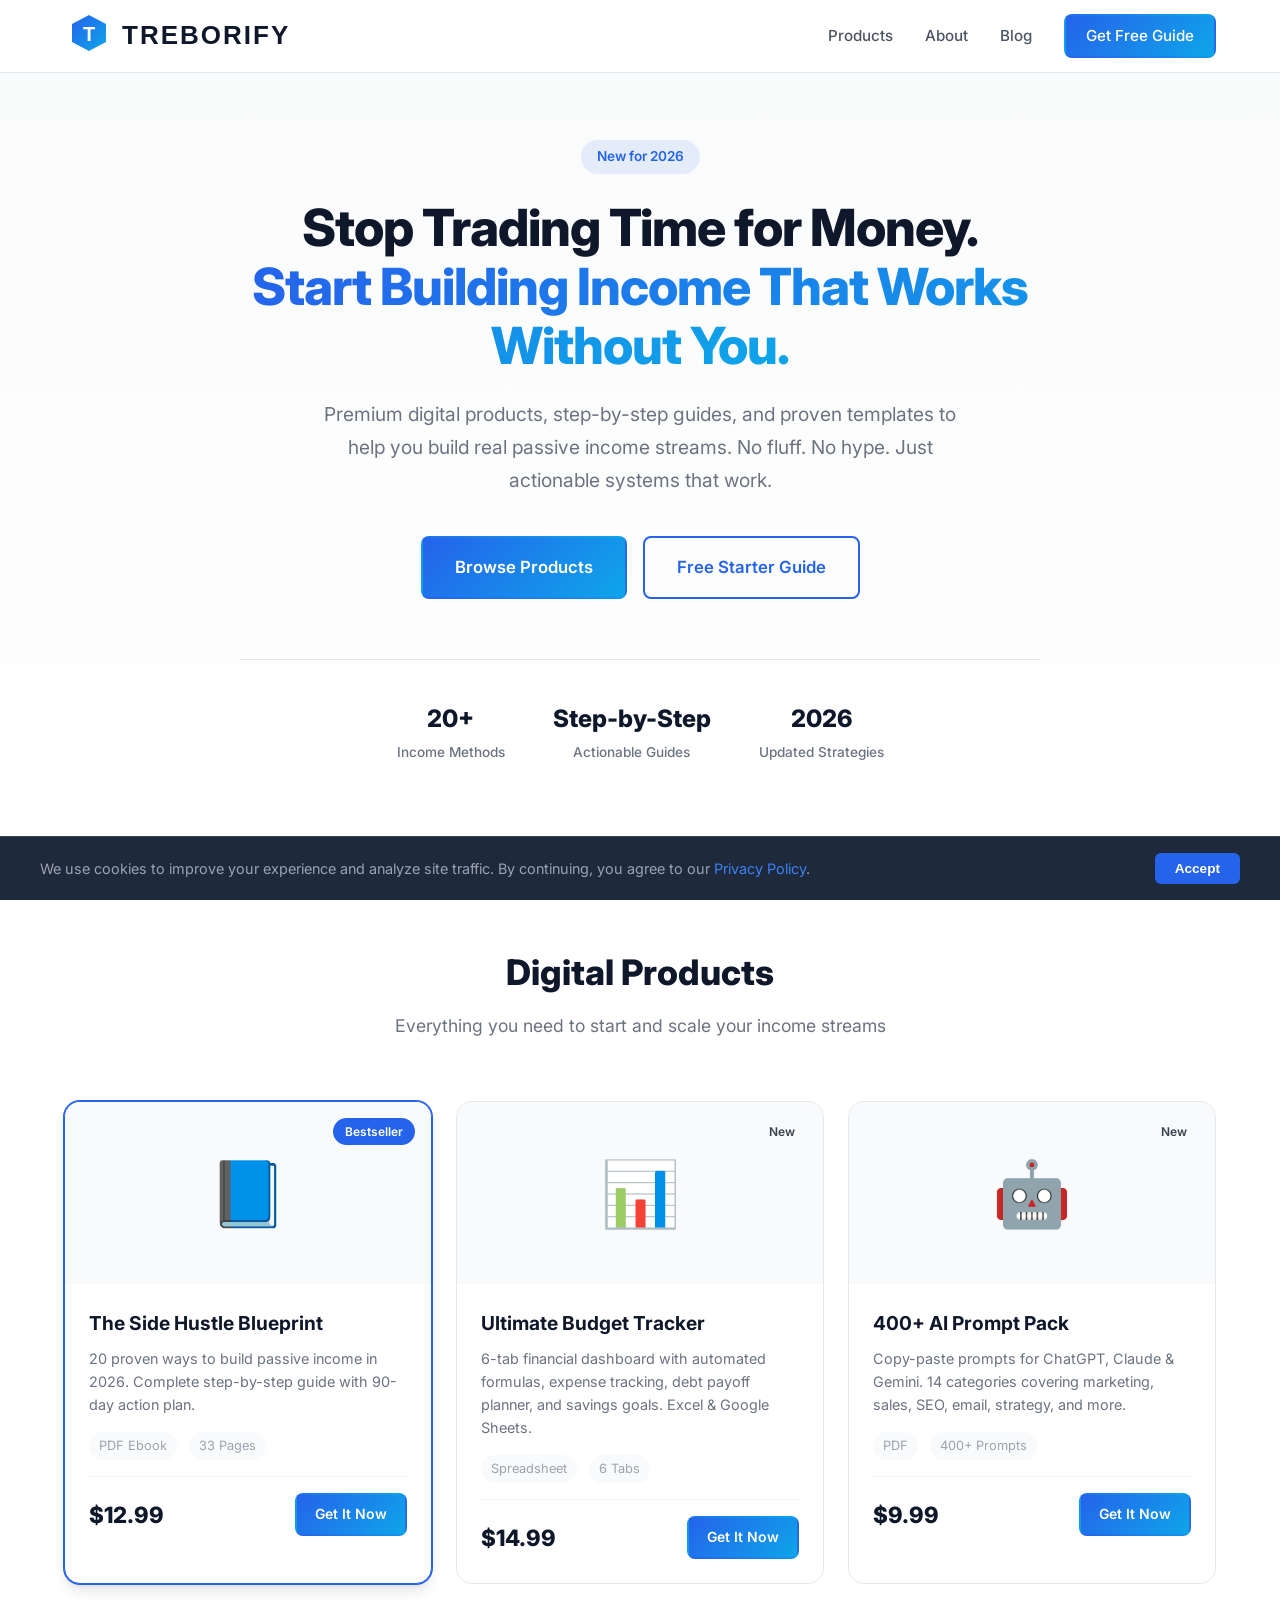
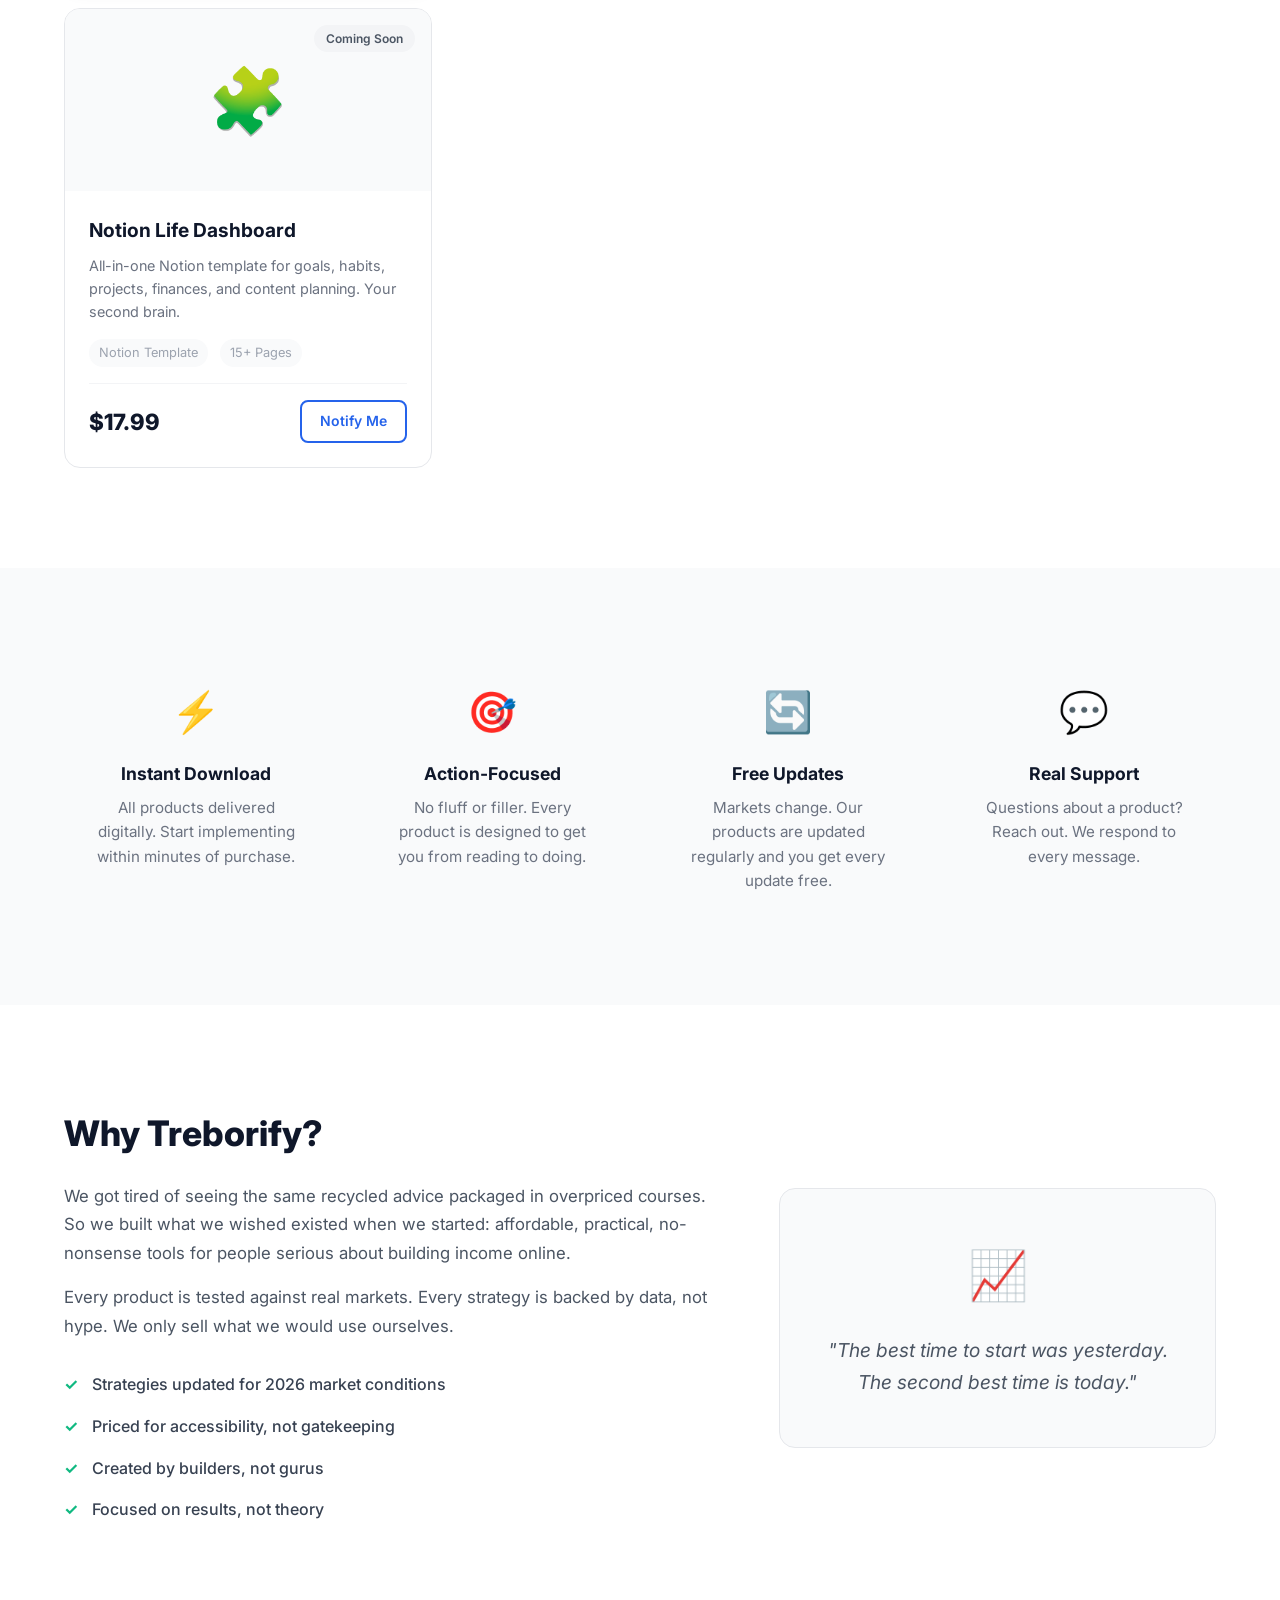
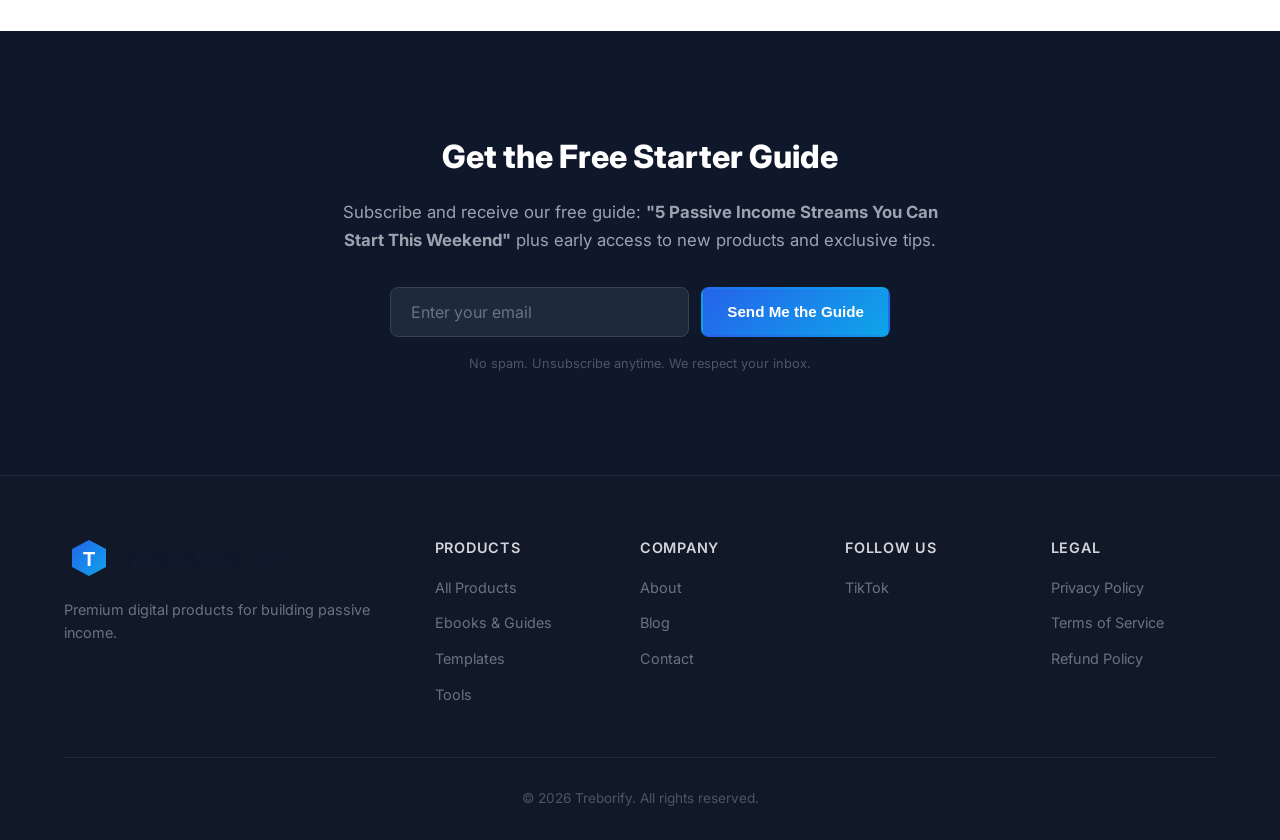
<file: index.html>
<!DOCTYPE html>
<html lang="en">
<head>
    <meta charset="UTF-8">
    <meta name="viewport" content="width=device-width, initial-scale=1.0">
    <title>Treborify - Digital Products, Guides & Tools for Building Passive Income</title>
    <meta name="description" content="Treborify offers premium digital products, ebooks, templates, and tools to help you build passive income streams and achieve financial freedom.">
    <meta name="keywords" content="passive income, side hustle, digital products, ebooks, templates, make money online, financial freedom">
    <meta property="og:title" content="Treborify - Build Your Passive Income">
    <meta property="og:description" content="Premium digital products, guides, and tools for building real passive income streams.">
    <meta property="og:type" content="website">
    <meta property="og:url" content="https://www.treborify.com">
    <link rel="canonical" href="https://www.treborify.com">
    <link rel="icon" type="image/svg+xml" href="/favicon.svg">
    <!-- Google Analytics -->
    <script async src="https://www.googletagmanager.com/gtag/js?id=G-BG53JEY1VQ"></script>
    <script>
        window.dataLayer = window.dataLayer || [];
        function gtag(){dataLayer.push(arguments);}
        gtag('js', new Date());
        gtag('config', 'G-BG53JEY1VQ');
    </script>
    <link rel="preconnect" href="https://fonts.googleapis.com">
    <link rel="preconnect" href="https://fonts.gstatic.com" crossorigin>
    <link href="https://fonts.googleapis.com/css2?family=Inter:wght@300;400;500;600;700;800&display=swap" rel="stylesheet">
    <link rel="stylesheet" href="css/style.css">
</head>
<body>
    <!-- Navigation -->
    <nav class="navbar" id="navbar">
        <div class="container nav-container">
            <a href="/" class="logo">
                <img src="/images/logo.svg" alt="Treborify" height="44">
            </a>
            <button class="nav-toggle" id="navToggle" aria-label="Toggle navigation">
                <span></span>
                <span></span>
                <span></span>
            </button>
            <ul class="nav-links" id="navLinks">
                <li><a href="#products">Products</a></li>
                <li><a href="#about">About</a></li>
                <li><a href="/blog/">Blog</a></li>
                <li><a href="#newsletter" class="btn btn-nav">Get Free Guide</a></li>
            </ul>
        </div>
    </nav>

    <!-- Hero Section -->
    <section class="hero">
        <div class="container">
            <div class="hero-content">
                <div class="hero-badge">New for 2026</div>
                <h1>Stop Trading Time for Money.<br><span class="gradient-text">Start Building Income That Works Without You.</span></h1>
                <p class="hero-subtitle">Premium digital products, step-by-step guides, and proven templates to help you build real passive income streams. No fluff. No hype. Just actionable systems that work.</p>
                <div class="hero-cta">
                    <a href="#products" class="btn btn-primary btn-lg">Browse Products</a>
                    <a href="#newsletter" class="btn btn-outline btn-lg">Free Starter Guide</a>
                </div>
                <div class="hero-stats">
                    <div class="stat">
                        <span class="stat-number">20+</span>
                        <span class="stat-label">Income Methods</span>
                    </div>
                    <div class="stat">
                        <span class="stat-number">Step-by-Step</span>
                        <span class="stat-label">Actionable Guides</span>
                    </div>
                    <div class="stat">
                        <span class="stat-number">2026</span>
                        <span class="stat-label">Updated Strategies</span>
                    </div>
                </div>
            </div>
        </div>
    </section>

    <!-- Products Section -->
    <section class="products" id="products">
        <div class="container">
            <div class="section-header">
                <h2>Digital Products</h2>
                <p>Everything you need to start and scale your income streams</p>
            </div>
            <div class="product-grid">
                <!-- Product 1: Side Hustle Blueprint -->
                <div class="product-card featured">
                    <div class="product-badge">Bestseller</div>
                    <div class="product-image">
                        <div class="product-icon">📘</div>
                    </div>
                    <div class="product-info">
                        <h3>The Side Hustle Blueprint</h3>
                        <p>20 proven ways to build passive income in 2026. Complete step-by-step guide with 90-day action plan.</p>
                        <div class="product-meta">
                            <span class="product-format">PDF Ebook</span>
                            <span class="product-pages">33 Pages</span>
                        </div>
                        <div class="product-pricing">
                            <span class="price">$12.99</span>
                            <a href="https://treborify.gumroad.com/l/itzbxs" target="_blank" rel="noopener" class="btn btn-primary btn-sm">Get It Now</a>
                        </div>
                    </div>
                </div>

                <!-- Product 2: Budget Tracker -->
                <div class="product-card">
                    <div class="product-badge">New</div>
                    <div class="product-image">
                        <div class="product-icon">📊</div>
                    </div>
                    <div class="product-info">
                        <h3>Ultimate Budget Tracker</h3>
                        <p>6-tab financial dashboard with automated formulas, expense tracking, debt payoff planner, and savings goals. Excel & Google Sheets.</p>
                        <div class="product-meta">
                            <span class="product-format">Spreadsheet</span>
                            <span class="product-pages">6 Tabs</span>
                        </div>
                        <div class="product-pricing">
                            <span class="price">$14.99</span>
                            <a href="https://treborify.gumroad.com/l/yrizbu" target="_blank" rel="noopener" class="btn btn-primary btn-sm">Get It Now</a>
                        </div>
                    </div>
                </div>

                <!-- Product 3: AI Prompt Pack -->
                <div class="product-card">
                    <div class="product-badge">New</div>
                    <div class="product-image">
                        <div class="product-icon">🤖</div>
                    </div>
                    <div class="product-info">
                        <h3>400+ AI Prompt Pack</h3>
                        <p>Copy-paste prompts for ChatGPT, Claude & Gemini. 14 categories covering marketing, sales, SEO, email, strategy, and more.</p>
                        <div class="product-meta">
                            <span class="product-format">PDF</span>
                            <span class="product-pages">400+ Prompts</span>
                        </div>
                        <div class="product-pricing">
                            <span class="price">$9.99</span>
                            <a href="https://treborify.gumroad.com/l/gixeb" target="_blank" rel="noopener" class="btn btn-primary btn-sm">Get It Now</a>
                        </div>
                    </div>
                </div>

                <!-- Product 4: Placeholder -->
                <div class="product-card coming-soon">
                    <div class="product-badge">Coming Soon</div>
                    <div class="product-image">
                        <div class="product-icon">🧩</div>
                    </div>
                    <div class="product-info">
                        <h3>Notion Life Dashboard</h3>
                        <p>All-in-one Notion template for goals, habits, projects, finances, and content planning. Your second brain.</p>
                        <div class="product-meta">
                            <span class="product-format">Notion Template</span>
                            <span class="product-pages">15+ Pages</span>
                        </div>
                        <div class="product-pricing">
                            <span class="price">$17.99</span>
                            <a href="#newsletter" class="btn btn-outline btn-sm">Notify Me</a>
                        </div>
                    </div>
                </div>
            </div>
        </div>
    </section>

    <!-- Value Props -->
    <section class="value-props">
        <div class="container">
            <div class="props-grid">
                <div class="prop">
                    <div class="prop-icon">⚡</div>
                    <h3>Instant Download</h3>
                    <p>All products delivered digitally. Start implementing within minutes of purchase.</p>
                </div>
                <div class="prop">
                    <div class="prop-icon">🎯</div>
                    <h3>Action-Focused</h3>
                    <p>No fluff or filler. Every product is designed to get you from reading to doing.</p>
                </div>
                <div class="prop">
                    <div class="prop-icon">🔄</div>
                    <h3>Free Updates</h3>
                    <p>Markets change. Our products are updated regularly and you get every update free.</p>
                </div>
                <div class="prop">
                    <div class="prop-icon">💬</div>
                    <h3>Real Support</h3>
                    <p>Questions about a product? Reach out. We respond to every message.</p>
                </div>
            </div>
        </div>
    </section>

    <!-- About Section -->
    <section class="about" id="about">
        <div class="container">
            <div class="about-content">
                <div class="about-text">
                    <h2>Why Treborify?</h2>
                    <p>We got tired of seeing the same recycled advice packaged in overpriced courses. So we built what we wished existed when we started: affordable, practical, no-nonsense tools for people serious about building income online.</p>
                    <p>Every product is tested against real markets. Every strategy is backed by data, not hype. We only sell what we would use ourselves.</p>
                    <ul class="about-list">
                        <li>Strategies updated for 2026 market conditions</li>
                        <li>Priced for accessibility, not gatekeeping</li>
                        <li>Created by builders, not gurus</li>
                        <li>Focused on results, not theory</li>
                    </ul>
                </div>
                <div class="about-visual">
                    <div class="about-card">
                        <div class="about-card-icon">📈</div>
                        <p>"The best time to start was yesterday. The second best time is today."</p>
                    </div>
                </div>
            </div>
        </div>
    </section>

    <!-- Newsletter Section -->
    <section class="newsletter" id="newsletter">
        <div class="container">
            <div class="newsletter-content">
                <h2>Get the Free Starter Guide</h2>
                <p>Subscribe and receive our free guide: <strong>"5 Passive Income Streams You Can Start This Weekend"</strong> plus early access to new products and exclusive tips.</p>
                <form class="newsletter-form" id="newsletterForm">
                    <input type="email" placeholder="Enter your email" required aria-label="Email address">
                    <button type="submit" class="btn btn-primary">Send Me the Guide</button>
                </form>
                <p class="newsletter-disclaimer">No spam. Unsubscribe anytime. We respect your inbox.</p>
            </div>
        </div>
    </section>

    <!-- Footer -->
    <footer class="footer">
        <div class="container">
            <div class="footer-grid">
                <div class="footer-brand">
                    <a href="/" class="logo">
                        <img src="/images/logo.svg" alt="Treborify" height="36">
                    </a>
                    <p>Premium digital products for building passive income.</p>
                </div>
                <div class="footer-links">
                    <h4>Products</h4>
                    <ul>
                        <li><a href="#products">All Products</a></li>
                        <li><a href="#">Ebooks & Guides</a></li>
                        <li><a href="#">Templates</a></li>
                        <li><a href="#">Tools</a></li>
                    </ul>
                </div>
                <div class="footer-links">
                    <h4>Company</h4>
                    <ul>
                        <li><a href="#about">About</a></li>
                        <li><a href="/blog/">Blog</a></li>
                        <li><a href="mailto:contact@treborify.com">Contact</a></li>
                    </ul>
                </div>
                <div class="footer-links">
                    <h4>Follow Us</h4>
                    <ul>
                        <li><a href="https://www.tiktok.com/@treborify" target="_blank" rel="noopener">TikTok</a></li>
                    </ul>
                </div>
                <div class="footer-links">
                    <h4>Legal</h4>
                    <ul>
                        <li><a href="/privacy.html">Privacy Policy</a></li>
                        <li><a href="/terms.html">Terms of Service</a></li>
                        <li><a href="/refund.html">Refund Policy</a></li>
                    </ul>
                </div>
            </div>
            <div class="footer-bottom">
                <p>&copy; 2026 Treborify. All rights reserved.</p>
            </div>
        </div>
    </footer>

    <!-- Cookie Consent Banner -->
    <div id="cookieBanner" style="display:none; position:fixed; bottom:0; left:0; right:0; background:#1e293b; padding:16px 24px; z-index:9999; border-top:1px solid #374151;">
        <div style="max-width:1200px; margin:0 auto; display:flex; align-items:center; justify-content:space-between; flex-wrap:wrap; gap:12px;">
            <p style="color:#9ca3af; font-size:0.9rem; margin:0; flex:1;">We use cookies to improve your experience and analyze site traffic. By continuing, you agree to our <a href="/privacy.html" style="color:#3b82f6;">Privacy Policy</a>.</p>
            <button onclick="acceptCookies()" style="background:#2563eb; color:white; border:none; padding:8px 20px; border-radius:6px; font-weight:600; cursor:pointer; font-size:0.85rem;">Accept</button>
        </div>
    </div>

    <script src="js/main.js"></script>
    <script>
        // Cookie consent
        function acceptCookies() {
            localStorage.setItem('cookieConsent', 'true');
            document.getElementById('cookieBanner').style.display = 'none';
        }
        if (!localStorage.getItem('cookieConsent')) {
            document.getElementById('cookieBanner').style.display = 'block';
        }

        // Google Analytics placeholder - replace GA_MEASUREMENT_ID with your actual ID
        // window.dataLayer = window.dataLayer || [];
        // function gtag(){dataLayer.push(arguments);}
        // gtag('js', new Date());
        // gtag('config', 'GA_MEASUREMENT_ID');
    </script>
</body>
</html>
</file>
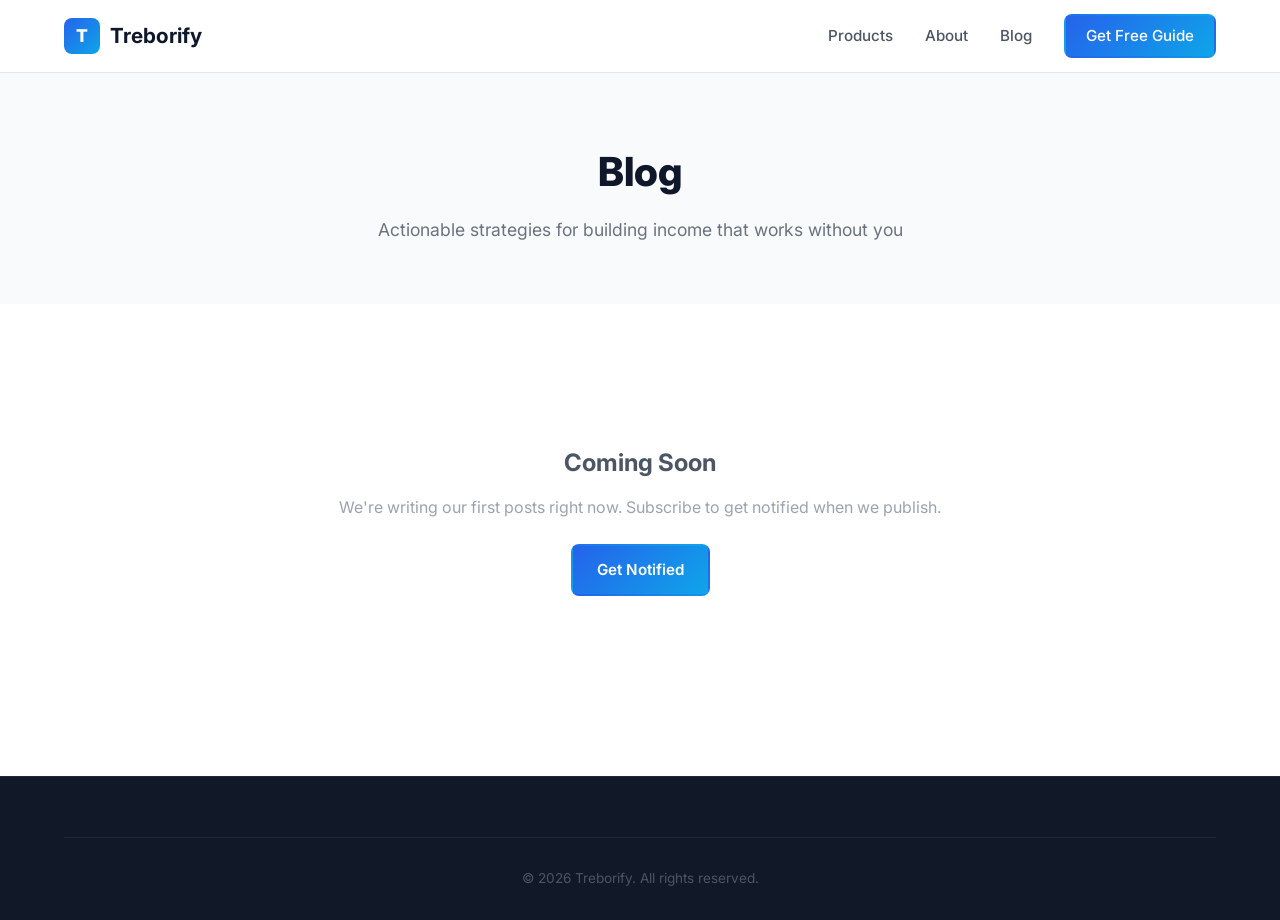
<file: blog/index.html>
<!DOCTYPE html>
<html lang="en">
<head>
    <meta charset="UTF-8">
    <meta name="viewport" content="width=device-width, initial-scale=1.0">
    <title>Blog - Treborify | Passive Income Tips & Strategies</title>
    <meta name="description" content="Actionable tips, strategies, and insights on building passive income streams, side hustles, and digital businesses.">
    <link rel="preconnect" href="https://fonts.googleapis.com">
    <link rel="preconnect" href="https://fonts.gstatic.com" crossorigin>
    <link href="https://fonts.googleapis.com/css2?family=Inter:wght@300;400;500;600;700;800&display=swap" rel="stylesheet">
    <link rel="stylesheet" href="../css/style.css">
    <style>
        .blog-hero { padding: 140px 0 60px; background: var(--gray-50); text-align: center; }
        .blog-hero h1 { font-size: 2.5rem; font-weight: 800; color: var(--dark); margin-bottom: 12px; }
        .blog-hero p { font-size: 1.1rem; color: var(--gray-500); }
        .blog-grid { padding: 60px 0 100px; }
        .posts-grid { display: grid; grid-template-columns: repeat(auto-fit, minmax(340px, 1fr)); gap: 32px; }
        .post-card { background: var(--white); border: 1px solid var(--gray-200); border-radius: var(--radius-xl); overflow: hidden; transition: var(--transition); }
        .post-card:hover { transform: translateY(-4px); box-shadow: var(--shadow-xl); }
        .post-thumb { height: 200px; background: var(--gray-100); display: flex; align-items: center; justify-content: center; font-size: 3rem; }
        .post-content { padding: 24px; }
        .post-content h2 { font-size: 1.2rem; font-weight: 700; color: var(--dark); margin-bottom: 8px; }
        .post-content h2 a { color: var(--dark); }
        .post-content h2 a:hover { color: var(--primary); }
        .post-content p { font-size: 0.9rem; color: var(--gray-500); line-height: 1.6; margin-bottom: 12px; }
        .post-meta { font-size: 0.8rem; color: var(--gray-400); }
        .empty-state { text-align: center; padding: 80px 0; }
        .empty-state h2 { font-size: 1.5rem; color: var(--gray-600); margin-bottom: 12px; }
        .empty-state p { color: var(--gray-400); margin-bottom: 24px; }
    </style>
    <!-- Google Analytics -->
    <script async src="https://www.googletagmanager.com/gtag/js?id=G-BG53JEY1VQ"></script>
    <script>
        window.dataLayer = window.dataLayer || [];
        function gtag(){dataLayer.push(arguments);}
        gtag('js', new Date());
        gtag('config', 'G-BG53JEY1VQ');
    </script>
</head>
<body>
    <nav class="navbar" id="navbar">
        <div class="container nav-container">
            <a href="/" class="logo">
                <span class="logo-icon">T</span>
                <span class="logo-text">Treborify</span>
            </a>
            <button class="nav-toggle" id="navToggle" aria-label="Toggle navigation">
                <span></span><span></span><span></span>
            </button>
            <ul class="nav-links" id="navLinks">
                <li><a href="/#products">Products</a></li>
                <li><a href="/#about">About</a></li>
                <li><a href="/blog/" class="active">Blog</a></li>
                <li><a href="/#newsletter" class="btn btn-nav">Get Free Guide</a></li>
            </ul>
        </div>
    </nav>

    <section class="blog-hero">
        <div class="container">
            <h1>Blog</h1>
            <p>Actionable strategies for building income that works without you</p>
        </div>
    </section>

    <section class="blog-grid">
        <div class="container">
            <div class="empty-state">
                <h2>Coming Soon</h2>
                <p>We're writing our first posts right now. Subscribe to get notified when we publish.</p>
                <a href="/#newsletter" class="btn btn-primary">Get Notified</a>
            </div>
        </div>
    </section>

    <footer class="footer">
        <div class="container">
            <div class="footer-bottom">
                <p>&copy; 2026 Treborify. All rights reserved.</p>
            </div>
        </div>
    </footer>
    <script src="../js/main.js"></script>
</body>
</html>
</file>
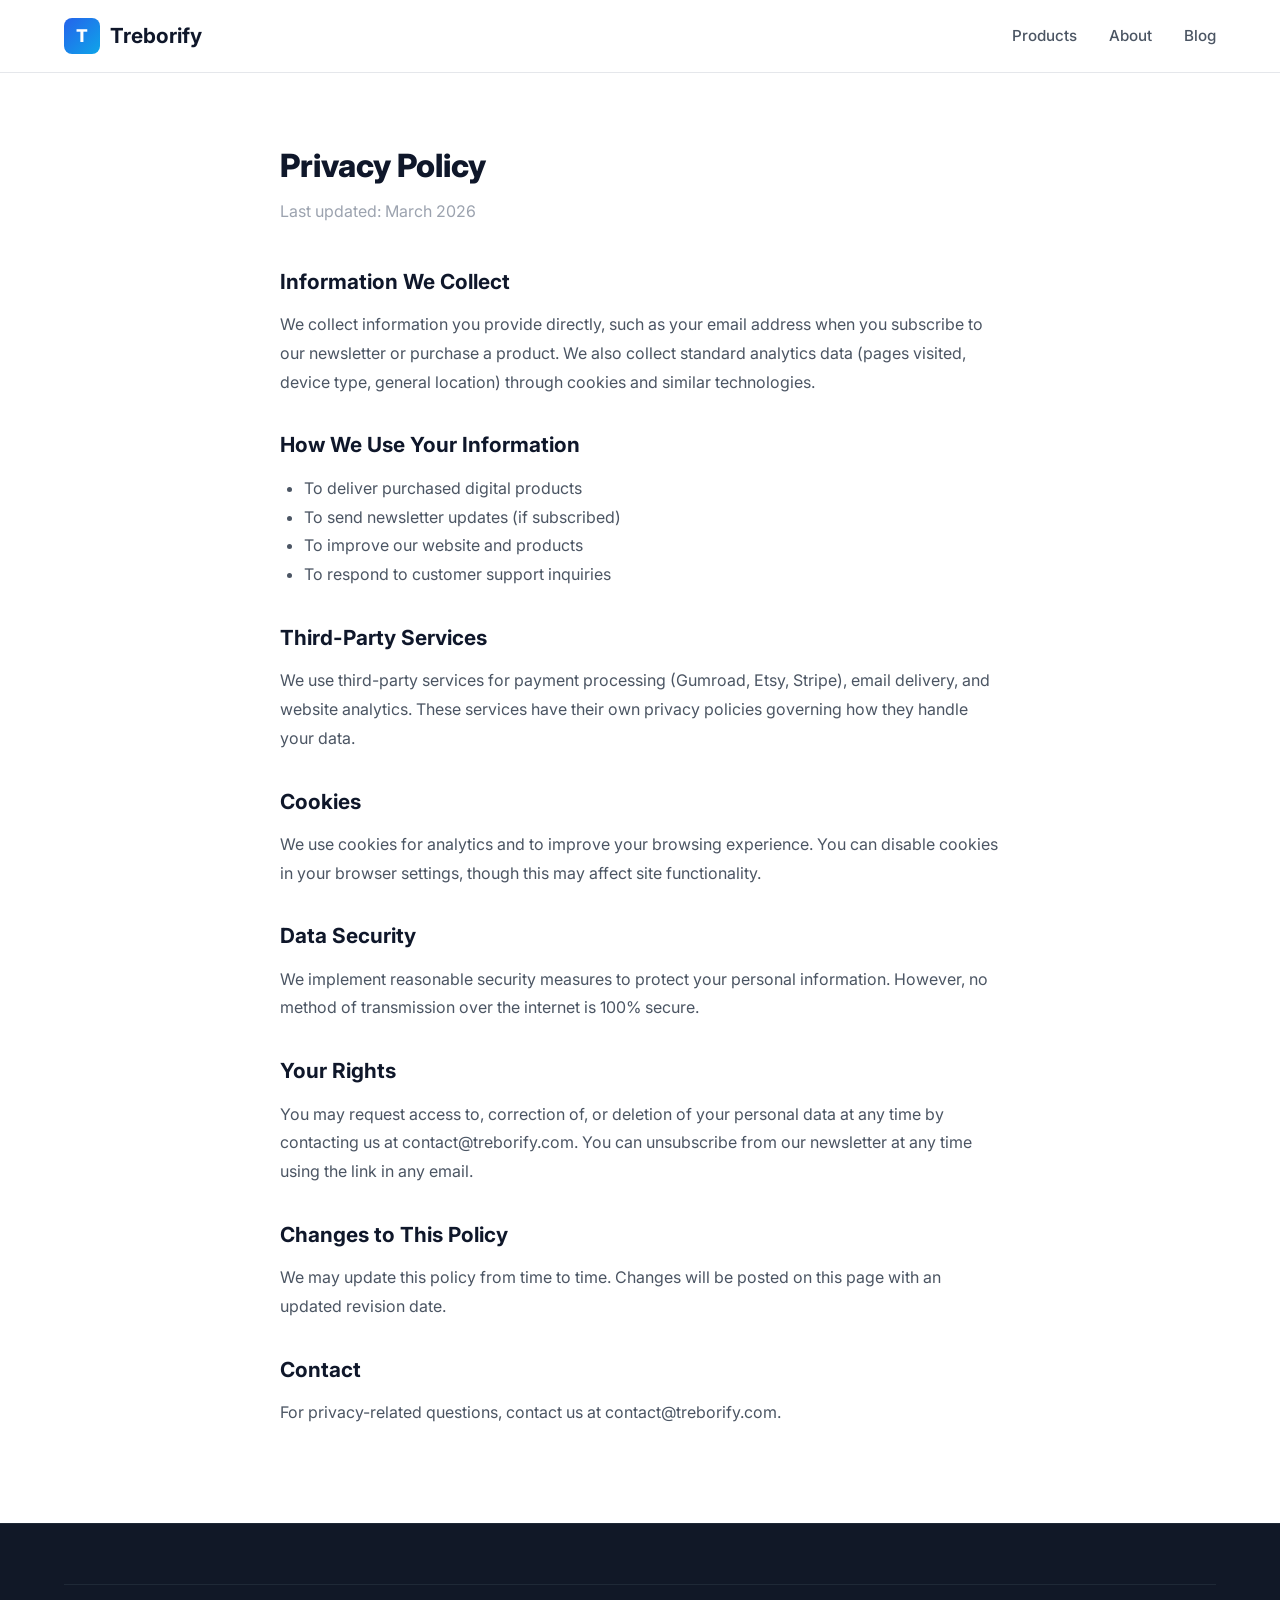
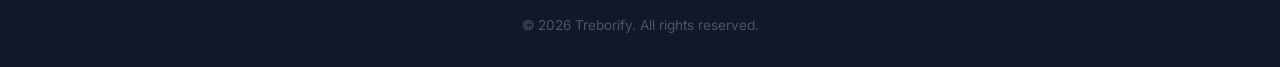
<file: privacy.html>
<!DOCTYPE html>
<html lang="en">
<head>
    <meta charset="UTF-8">
    <meta name="viewport" content="width=device-width, initial-scale=1.0">
    <title>Privacy Policy - Treborify</title>
    <link rel="preconnect" href="https://fonts.googleapis.com">
    <link rel="preconnect" href="https://fonts.gstatic.com" crossorigin>
    <link href="https://fonts.googleapis.com/css2?family=Inter:wght@300;400;500;600;700;800&display=swap" rel="stylesheet">
    <link rel="stylesheet" href="css/style.css">
    <style>
        .legal { padding: 140px 0 80px; }
        .legal-content { max-width: 720px; margin: 0 auto; }
        .legal-content h1 { font-size: 2rem; font-weight: 800; color: var(--dark); margin-bottom: 8px; }
        .legal-content .date { color: var(--gray-400); margin-bottom: 40px; display: block; }
        .legal-content h2 { font-size: 1.3rem; font-weight: 700; color: var(--dark); margin: 32px 0 12px; }
        .legal-content p { color: var(--gray-600); line-height: 1.8; margin-bottom: 16px; }
        .legal-content ul { margin: 12px 0 16px 24px; color: var(--gray-600); line-height: 1.8; }
    </style>
    <!-- Google Analytics -->
    <script async src="https://www.googletagmanager.com/gtag/js?id=G-BG53JEY1VQ"></script>
    <script>
        window.dataLayer = window.dataLayer || [];
        function gtag(){dataLayer.push(arguments);}
        gtag('js', new Date());
        gtag('config', 'G-BG53JEY1VQ');
    </script>
</head>
<body>
    <nav class="navbar" id="navbar">
        <div class="container nav-container">
            <a href="/" class="logo"><span class="logo-icon">T</span><span class="logo-text">Treborify</span></a>
            <ul class="nav-links" id="navLinks">
                <li><a href="/#products">Products</a></li>
                <li><a href="/#about">About</a></li>
                <li><a href="/blog/">Blog</a></li>
            </ul>
        </div>
    </nav>
    <section class="legal">
        <div class="container">
            <div class="legal-content">
                <h1>Privacy Policy</h1>
                <span class="date">Last updated: March 2026</span>
                <h2>Information We Collect</h2>
                <p>We collect information you provide directly, such as your email address when you subscribe to our newsletter or purchase a product. We also collect standard analytics data (pages visited, device type, general location) through cookies and similar technologies.</p>
                <h2>How We Use Your Information</h2>
                <ul>
                    <li>To deliver purchased digital products</li>
                    <li>To send newsletter updates (if subscribed)</li>
                    <li>To improve our website and products</li>
                    <li>To respond to customer support inquiries</li>
                </ul>
                <h2>Third-Party Services</h2>
                <p>We use third-party services for payment processing (Gumroad, Etsy, Stripe), email delivery, and website analytics. These services have their own privacy policies governing how they handle your data.</p>
                <h2>Cookies</h2>
                <p>We use cookies for analytics and to improve your browsing experience. You can disable cookies in your browser settings, though this may affect site functionality.</p>
                <h2>Data Security</h2>
                <p>We implement reasonable security measures to protect your personal information. However, no method of transmission over the internet is 100% secure.</p>
                <h2>Your Rights</h2>
                <p>You may request access to, correction of, or deletion of your personal data at any time by contacting us at contact@treborify.com. You can unsubscribe from our newsletter at any time using the link in any email.</p>
                <h2>Changes to This Policy</h2>
                <p>We may update this policy from time to time. Changes will be posted on this page with an updated revision date.</p>
                <h2>Contact</h2>
                <p>For privacy-related questions, contact us at contact@treborify.com.</p>
            </div>
        </div>
    </section>
    <footer class="footer"><div class="container"><div class="footer-bottom"><p>&copy; 2026 Treborify. All rights reserved.</p></div></div></footer>
    <script src="js/main.js"></script>
</body>
</html>
</file>
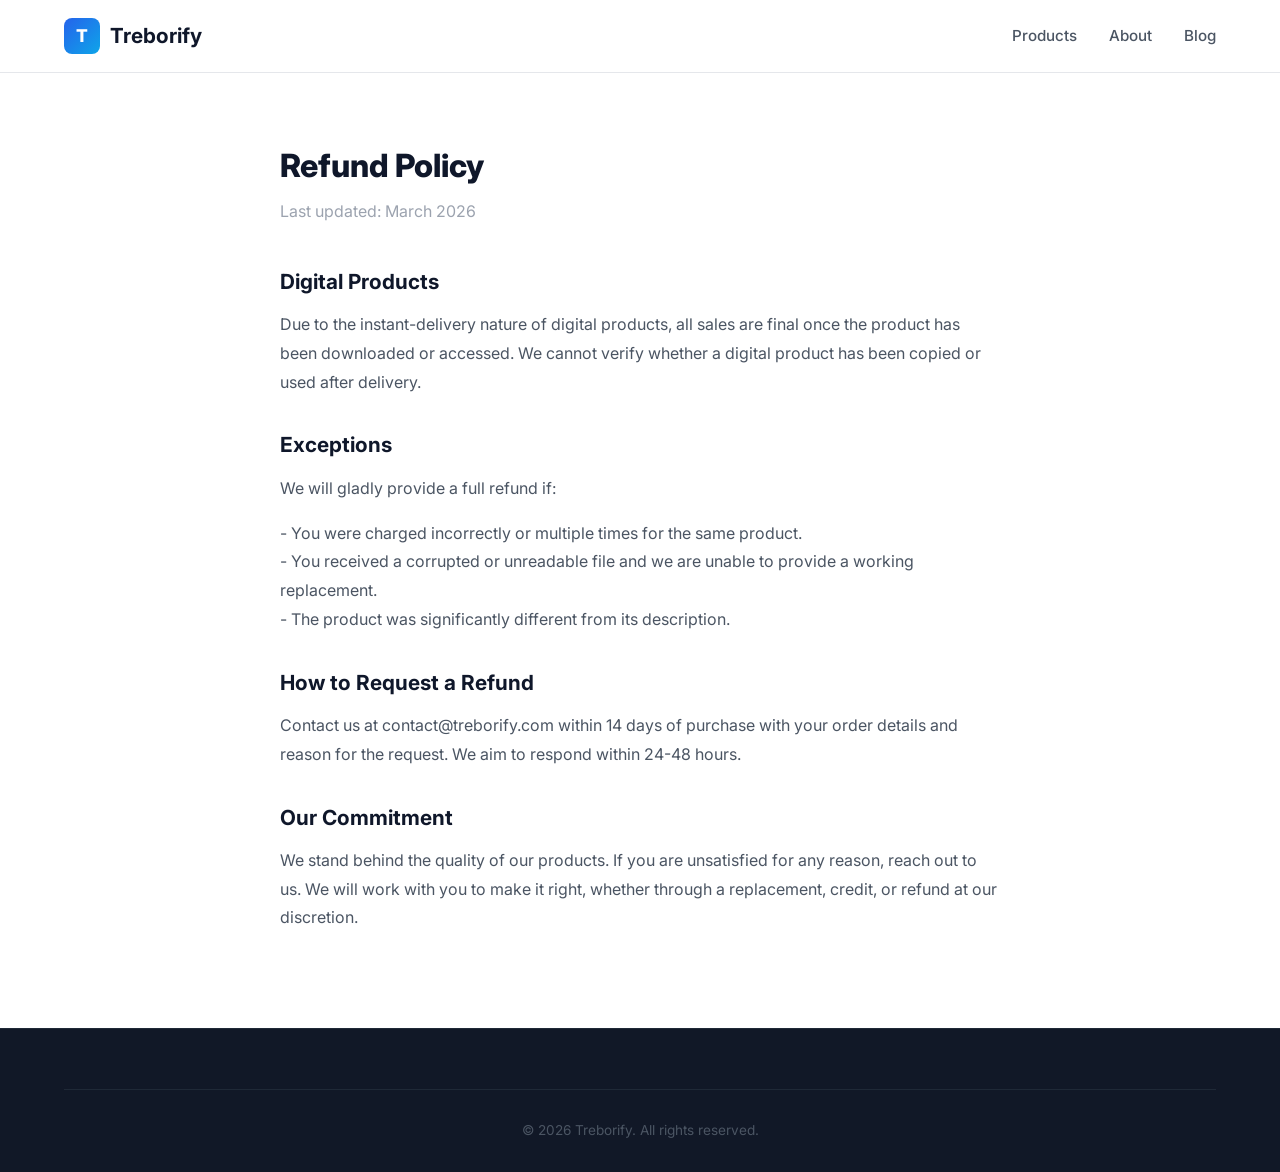
<file: refund.html>
<!DOCTYPE html>
<html lang="en">
<head>
    <meta charset="UTF-8">
    <meta name="viewport" content="width=device-width, initial-scale=1.0">
    <title>Refund Policy - Treborify</title>
    <link rel="preconnect" href="https://fonts.googleapis.com">
    <link rel="preconnect" href="https://fonts.gstatic.com" crossorigin>
    <link href="https://fonts.googleapis.com/css2?family=Inter:wght@300;400;500;600;700;800&display=swap" rel="stylesheet">
    <link rel="stylesheet" href="css/style.css">
    <style>
        .legal { padding: 140px 0 80px; }
        .legal-content { max-width: 720px; margin: 0 auto; }
        .legal-content h1 { font-size: 2rem; font-weight: 800; color: var(--dark); margin-bottom: 8px; }
        .legal-content .date { color: var(--gray-400); margin-bottom: 40px; display: block; }
        .legal-content h2 { font-size: 1.3rem; font-weight: 700; color: var(--dark); margin: 32px 0 12px; }
        .legal-content p { color: var(--gray-600); line-height: 1.8; margin-bottom: 16px; }
    </style>
    <!-- Google Analytics -->
    <script async src="https://www.googletagmanager.com/gtag/js?id=G-BG53JEY1VQ"></script>
    <script>
        window.dataLayer = window.dataLayer || [];
        function gtag(){dataLayer.push(arguments);}
        gtag('js', new Date());
        gtag('config', 'G-BG53JEY1VQ');
    </script>
</head>
<body>
    <nav class="navbar" id="navbar">
        <div class="container nav-container">
            <a href="/" class="logo"><span class="logo-icon">T</span><span class="logo-text">Treborify</span></a>
            <ul class="nav-links" id="navLinks">
                <li><a href="/#products">Products</a></li>
                <li><a href="/#about">About</a></li>
                <li><a href="/blog/">Blog</a></li>
            </ul>
        </div>
    </nav>
    <section class="legal">
        <div class="container">
            <div class="legal-content">
                <h1>Refund Policy</h1>
                <span class="date">Last updated: March 2026</span>
                <h2>Digital Products</h2>
                <p>Due to the instant-delivery nature of digital products, all sales are final once the product has been downloaded or accessed. We cannot verify whether a digital product has been copied or used after delivery.</p>
                <h2>Exceptions</h2>
                <p>We will gladly provide a full refund if:</p>
                <p>- You were charged incorrectly or multiple times for the same product.<br>
                - You received a corrupted or unreadable file and we are unable to provide a working replacement.<br>
                - The product was significantly different from its description.</p>
                <h2>How to Request a Refund</h2>
                <p>Contact us at contact@treborify.com within 14 days of purchase with your order details and reason for the request. We aim to respond within 24-48 hours.</p>
                <h2>Our Commitment</h2>
                <p>We stand behind the quality of our products. If you are unsatisfied for any reason, reach out to us. We will work with you to make it right, whether through a replacement, credit, or refund at our discretion.</p>
            </div>
        </div>
    </section>
    <footer class="footer"><div class="container"><div class="footer-bottom"><p>&copy; 2026 Treborify. All rights reserved.</p></div></div></footer>
    <script src="js/main.js"></script>
</body>
</html>
</file>
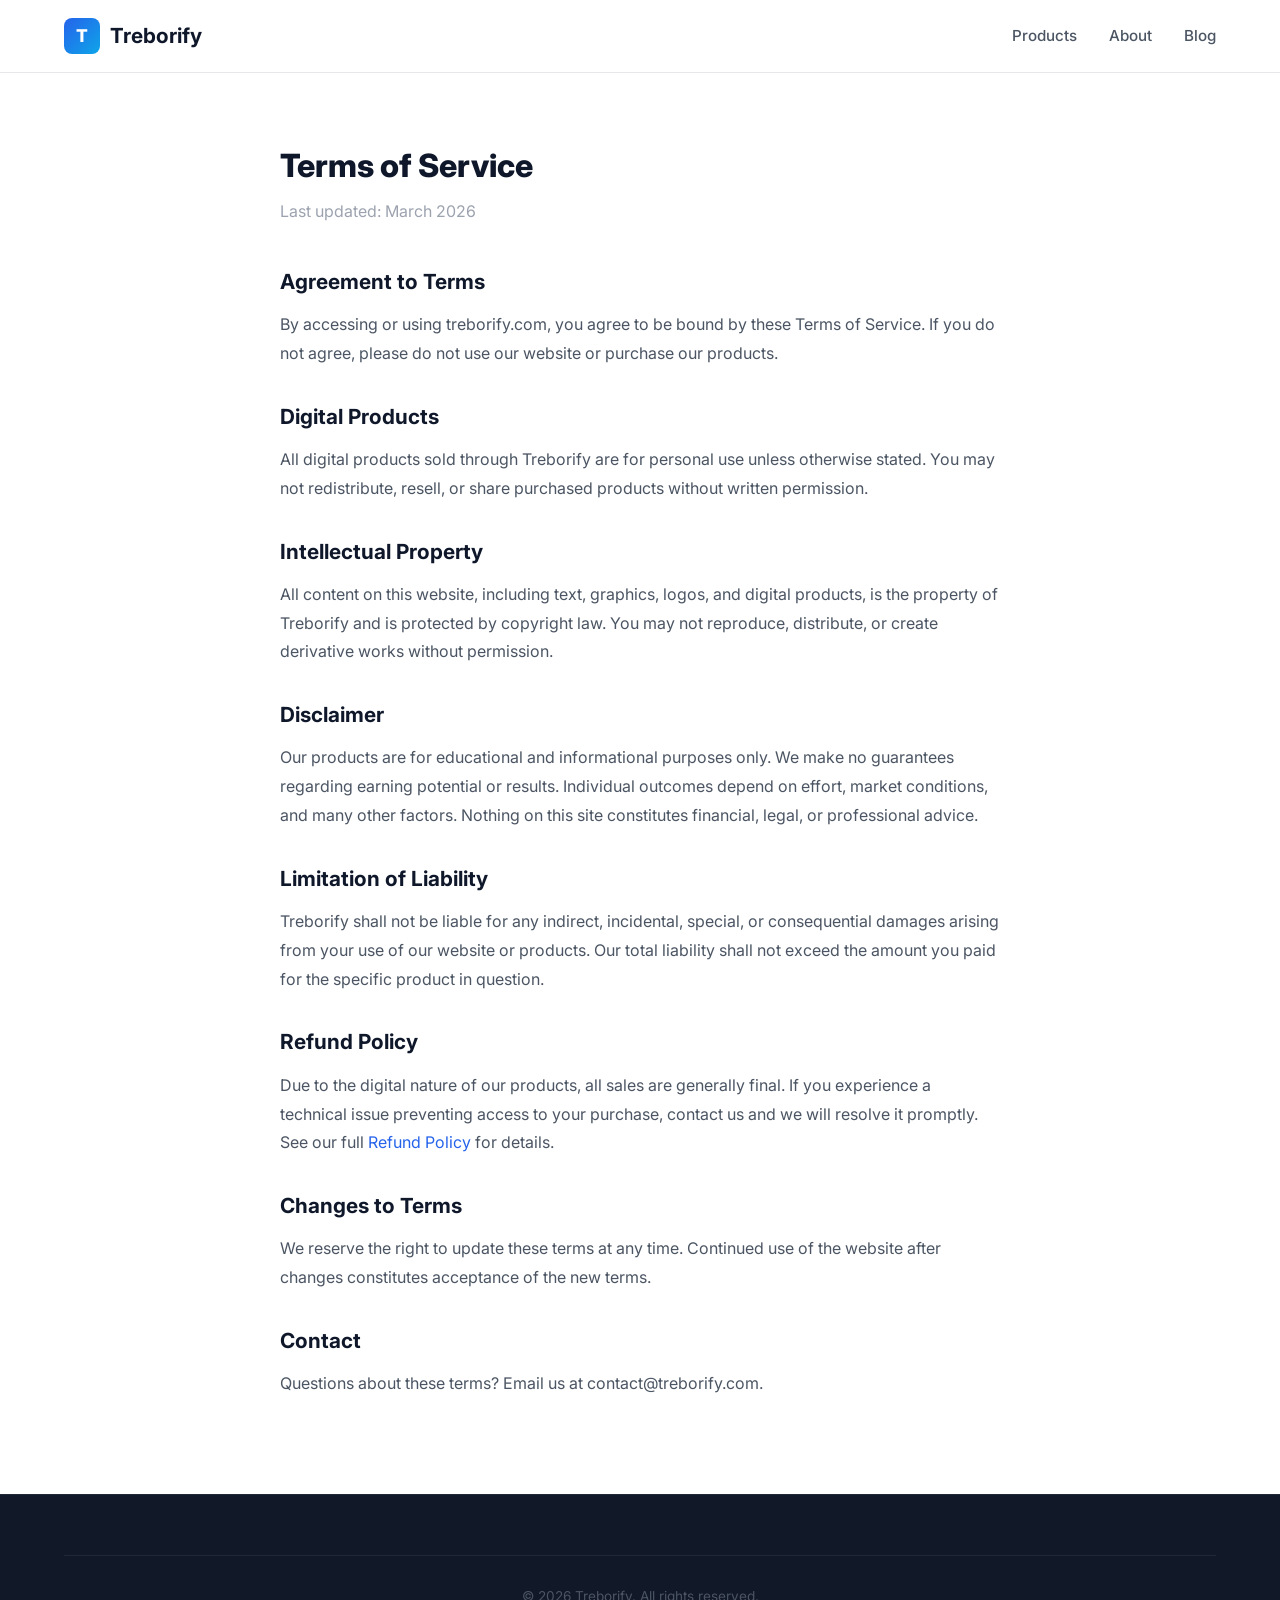
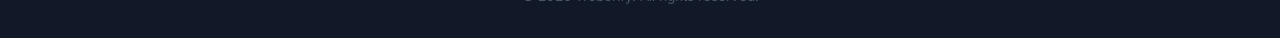
<file: terms.html>
<!DOCTYPE html>
<html lang="en">
<head>
    <meta charset="UTF-8">
    <meta name="viewport" content="width=device-width, initial-scale=1.0">
    <title>Terms of Service - Treborify</title>
    <link rel="preconnect" href="https://fonts.googleapis.com">
    <link rel="preconnect" href="https://fonts.gstatic.com" crossorigin>
    <link href="https://fonts.googleapis.com/css2?family=Inter:wght@300;400;500;600;700;800&display=swap" rel="stylesheet">
    <link rel="stylesheet" href="css/style.css">
    <style>
        .legal { padding: 140px 0 80px; }
        .legal-content { max-width: 720px; margin: 0 auto; }
        .legal-content h1 { font-size: 2rem; font-weight: 800; color: var(--dark); margin-bottom: 8px; }
        .legal-content .date { color: var(--gray-400); margin-bottom: 40px; display: block; }
        .legal-content h2 { font-size: 1.3rem; font-weight: 700; color: var(--dark); margin: 32px 0 12px; }
        .legal-content p { color: var(--gray-600); line-height: 1.8; margin-bottom: 16px; }
        .legal-content ul { margin: 12px 0 16px 24px; color: var(--gray-600); line-height: 1.8; }
    </style>
    <!-- Google Analytics -->
    <script async src="https://www.googletagmanager.com/gtag/js?id=G-BG53JEY1VQ"></script>
    <script>
        window.dataLayer = window.dataLayer || [];
        function gtag(){dataLayer.push(arguments);}
        gtag('js', new Date());
        gtag('config', 'G-BG53JEY1VQ');
    </script>
</head>
<body>
    <nav class="navbar" id="navbar">
        <div class="container nav-container">
            <a href="/" class="logo"><span class="logo-icon">T</span><span class="logo-text">Treborify</span></a>
            <ul class="nav-links" id="navLinks">
                <li><a href="/#products">Products</a></li>
                <li><a href="/#about">About</a></li>
                <li><a href="/blog/">Blog</a></li>
            </ul>
        </div>
    </nav>
    <section class="legal">
        <div class="container">
            <div class="legal-content">
                <h1>Terms of Service</h1>
                <span class="date">Last updated: March 2026</span>
                <h2>Agreement to Terms</h2>
                <p>By accessing or using treborify.com, you agree to be bound by these Terms of Service. If you do not agree, please do not use our website or purchase our products.</p>
                <h2>Digital Products</h2>
                <p>All digital products sold through Treborify are for personal use unless otherwise stated. You may not redistribute, resell, or share purchased products without written permission.</p>
                <h2>Intellectual Property</h2>
                <p>All content on this website, including text, graphics, logos, and digital products, is the property of Treborify and is protected by copyright law. You may not reproduce, distribute, or create derivative works without permission.</p>
                <h2>Disclaimer</h2>
                <p>Our products are for educational and informational purposes only. We make no guarantees regarding earning potential or results. Individual outcomes depend on effort, market conditions, and many other factors. Nothing on this site constitutes financial, legal, or professional advice.</p>
                <h2>Limitation of Liability</h2>
                <p>Treborify shall not be liable for any indirect, incidental, special, or consequential damages arising from your use of our website or products. Our total liability shall not exceed the amount you paid for the specific product in question.</p>
                <h2>Refund Policy</h2>
                <p>Due to the digital nature of our products, all sales are generally final. If you experience a technical issue preventing access to your purchase, contact us and we will resolve it promptly. See our full <a href="/refund.html">Refund Policy</a> for details.</p>
                <h2>Changes to Terms</h2>
                <p>We reserve the right to update these terms at any time. Continued use of the website after changes constitutes acceptance of the new terms.</p>
                <h2>Contact</h2>
                <p>Questions about these terms? Email us at contact@treborify.com.</p>
            </div>
        </div>
    </section>
    <footer class="footer"><div class="container"><div class="footer-bottom"><p>&copy; 2026 Treborify. All rights reserved.</p></div></div></footer>
    <script src="js/main.js"></script>
</body>
</html>
</file>
<file: css/style.css>
/* ========================================
   Treborify - Main Stylesheet
   ======================================== */

/* --- Reset & Base --- */
*, *::before, *::after {
    margin: 0;
    padding: 0;
    box-sizing: border-box;
}

:root {
    --primary: #2563eb;
    --primary-dark: #1d4ed8;
    --primary-light: #3b82f6;
    --accent: #0ea5e9;
    --dark: #0f172a;
    --dark-soft: #1e293b;
    --gray-900: #111827;
    --gray-800: #1f2937;
    --gray-700: #374151;
    --gray-600: #4b5563;
    --gray-500: #6b7280;
    --gray-400: #9ca3af;
    --gray-300: #d1d5db;
    --gray-200: #e5e7eb;
    --gray-100: #f3f4f6;
    --gray-50: #f9fafb;
    --white: #ffffff;
    --success: #10b981;
    --warning: #f59e0b;
    --gradient: linear-gradient(135deg, var(--primary) 0%, var(--accent) 100%);
    --shadow-sm: 0 1px 2px rgba(0,0,0,0.05);
    --shadow: 0 4px 6px -1px rgba(0,0,0,0.1), 0 2px 4px -2px rgba(0,0,0,0.1);
    --shadow-lg: 0 10px 15px -3px rgba(0,0,0,0.1), 0 4px 6px -4px rgba(0,0,0,0.1);
    --shadow-xl: 0 20px 25px -5px rgba(0,0,0,0.1), 0 8px 10px -6px rgba(0,0,0,0.1);
    --radius: 8px;
    --radius-lg: 12px;
    --radius-xl: 16px;
    --transition: all 0.3s ease;
}

html {
    scroll-behavior: smooth;
    font-size: 16px;
}

body {
    font-family: 'Inter', -apple-system, BlinkMacSystemFont, 'Segoe UI', sans-serif;
    color: var(--gray-700);
    background: var(--white);
    line-height: 1.6;
    -webkit-font-smoothing: antialiased;
}

.container {
    max-width: 1200px;
    margin: 0 auto;
    padding: 0 24px;
}

a {
    color: var(--primary);
    text-decoration: none;
    transition: var(--transition);
}

a:hover {
    color: var(--primary-dark);
}

img {
    max-width: 100%;
    height: auto;
}

/* --- Buttons --- */
.btn {
    display: inline-flex;
    align-items: center;
    justify-content: center;
    padding: 12px 24px;
    border-radius: var(--radius);
    font-weight: 600;
    font-size: 0.95rem;
    cursor: pointer;
    border: 2px solid transparent;
    transition: var(--transition);
    text-decoration: none;
    gap: 8px;
}

.btn-primary {
    background: var(--gradient);
    color: var(--white);
    border-color: transparent;
}

.btn-primary:hover {
    transform: translateY(-2px);
    box-shadow: 0 8px 25px rgba(37, 99, 235, 0.35);
    color: var(--white);
}

.btn-outline {
    background: transparent;
    color: var(--primary);
    border-color: var(--primary);
}

.btn-outline:hover {
    background: var(--primary);
    color: var(--white);
    transform: translateY(-2px);
}

.btn-sm {
    padding: 8px 18px;
    font-size: 0.875rem;
}

.btn-lg {
    padding: 16px 32px;
    font-size: 1.05rem;
}

.btn-nav {
    padding: 8px 20px;
    font-size: 0.875rem;
    background: var(--gradient);
    color: var(--white) !important;
    border-radius: var(--radius);
}

.btn-nav:hover {
    transform: translateY(-1px);
    box-shadow: 0 4px 15px rgba(37, 99, 235, 0.3);
    color: var(--white) !important;
}

/* --- Navigation --- */
.navbar {
    position: fixed;
    top: 0;
    left: 0;
    right: 0;
    z-index: 1000;
    background: rgba(255, 255, 255, 0.95);
    backdrop-filter: blur(20px);
    border-bottom: 1px solid var(--gray-200);
    transition: var(--transition);
}

.navbar.scrolled {
    box-shadow: var(--shadow);
}

.nav-container {
    display: flex;
    align-items: center;
    justify-content: space-between;
    height: 72px;
}

.logo {
    display: flex;
    align-items: center;
    gap: 10px;
    text-decoration: none;
}

.logo-icon {
    width: 36px;
    height: 36px;
    background: var(--gradient);
    color: var(--white);
    border-radius: var(--radius);
    display: flex;
    align-items: center;
    justify-content: center;
    font-weight: 800;
    font-size: 1.1rem;
}

.logo-text {
    font-weight: 700;
    font-size: 1.3rem;
    color: var(--dark);
}

.nav-links {
    display: flex;
    align-items: center;
    gap: 32px;
    list-style: none;
}

.nav-links a {
    color: var(--gray-600);
    font-weight: 500;
    font-size: 0.95rem;
    transition: var(--transition);
}

.nav-links a:hover {
    color: var(--primary);
}

.nav-toggle {
    display: none;
    flex-direction: column;
    gap: 5px;
    background: none;
    border: none;
    cursor: pointer;
    padding: 5px;
}

.nav-toggle span {
    width: 24px;
    height: 2px;
    background: var(--dark);
    border-radius: 2px;
    transition: var(--transition);
}

/* --- Hero --- */
.hero {
    padding: 140px 0 80px;
    background: linear-gradient(180deg, var(--gray-50) 0%, var(--white) 100%);
}

.hero-content {
    max-width: 800px;
    margin: 0 auto;
    text-align: center;
}

.hero-badge {
    display: inline-block;
    padding: 6px 16px;
    background: rgba(37, 99, 235, 0.1);
    color: var(--primary);
    border-radius: 50px;
    font-size: 0.85rem;
    font-weight: 600;
    margin-bottom: 24px;
}

.hero h1 {
    font-size: 3.2rem;
    font-weight: 800;
    line-height: 1.15;
    color: var(--dark);
    margin-bottom: 24px;
    letter-spacing: -0.02em;
}

.gradient-text {
    background: var(--gradient);
    -webkit-background-clip: text;
    -webkit-text-fill-color: transparent;
    background-clip: text;
}

.hero-subtitle {
    font-size: 1.2rem;
    color: var(--gray-500);
    line-height: 1.7;
    margin-bottom: 40px;
    max-width: 650px;
    margin-left: auto;
    margin-right: auto;
}

.hero-cta {
    display: flex;
    gap: 16px;
    justify-content: center;
    margin-bottom: 60px;
    flex-wrap: wrap;
}

.hero-stats {
    display: flex;
    gap: 48px;
    justify-content: center;
    padding-top: 40px;
    border-top: 1px solid var(--gray-200);
}

.stat {
    text-align: center;
}

.stat-number {
    display: block;
    font-size: 1.5rem;
    font-weight: 800;
    color: var(--dark);
}

.stat-label {
    font-size: 0.85rem;
    color: var(--gray-500);
    font-weight: 500;
}

/* --- Products --- */
.products {
    padding: 100px 0;
}

.section-header {
    text-align: center;
    margin-bottom: 60px;
}

.section-header h2 {
    font-size: 2.2rem;
    font-weight: 800;
    color: var(--dark);
    margin-bottom: 12px;
}

.section-header p {
    font-size: 1.1rem;
    color: var(--gray-500);
}

.product-grid {
    display: grid;
    grid-template-columns: repeat(auto-fit, minmax(280px, 1fr));
    gap: 24px;
}

.product-card {
    background: var(--white);
    border: 1px solid var(--gray-200);
    border-radius: var(--radius-xl);
    overflow: hidden;
    transition: var(--transition);
    position: relative;
}

.product-card:hover {
    transform: translateY(-4px);
    box-shadow: var(--shadow-xl);
    border-color: var(--gray-300);
}

.product-card.featured {
    border-color: var(--primary);
    box-shadow: 0 0 0 1px var(--primary), var(--shadow-lg);
}

.product-card.featured:hover {
    box-shadow: 0 0 0 1px var(--primary), var(--shadow-xl);
}

.product-badge {
    position: absolute;
    top: 16px;
    right: 16px;
    padding: 4px 12px;
    border-radius: 50px;
    font-size: 0.75rem;
    font-weight: 600;
    z-index: 1;
}

.featured .product-badge {
    background: var(--primary);
    color: var(--white);
}

.coming-soon .product-badge {
    background: var(--gray-100);
    color: var(--gray-600);
}

.product-image {
    padding: 40px;
    background: var(--gray-50);
    display: flex;
    align-items: center;
    justify-content: center;
}

.product-icon {
    font-size: 4rem;
}

.product-info {
    padding: 24px;
}

.product-info h3 {
    font-size: 1.2rem;
    font-weight: 700;
    color: var(--dark);
    margin-bottom: 8px;
}

.product-info p {
    font-size: 0.9rem;
    color: var(--gray-500);
    line-height: 1.6;
    margin-bottom: 16px;
}

.product-meta {
    display: flex;
    gap: 12px;
    margin-bottom: 16px;
}

.product-meta span {
    font-size: 0.8rem;
    color: var(--gray-400);
    background: var(--gray-50);
    padding: 4px 10px;
    border-radius: 50px;
}

.product-pricing {
    display: flex;
    align-items: center;
    justify-content: space-between;
    padding-top: 16px;
    border-top: 1px solid var(--gray-100);
}

.price {
    font-size: 1.4rem;
    font-weight: 800;
    color: var(--dark);
}

/* --- Value Props --- */
.value-props {
    padding: 80px 0;
    background: var(--gray-50);
}

.props-grid {
    display: grid;
    grid-template-columns: repeat(auto-fit, minmax(240px, 1fr));
    gap: 32px;
}

.prop {
    text-align: center;
    padding: 32px 24px;
}

.prop-icon {
    font-size: 2.5rem;
    margin-bottom: 16px;
}

.prop h3 {
    font-size: 1.1rem;
    font-weight: 700;
    color: var(--dark);
    margin-bottom: 8px;
}

.prop p {
    font-size: 0.95rem;
    color: var(--gray-500);
    line-height: 1.6;
}

/* --- About --- */
.about {
    padding: 100px 0;
}

.about-content {
    display: grid;
    grid-template-columns: 1.5fr 1fr;
    gap: 60px;
    align-items: center;
}

.about-text h2 {
    font-size: 2.2rem;
    font-weight: 800;
    color: var(--dark);
    margin-bottom: 20px;
}

.about-text p {
    font-size: 1.05rem;
    color: var(--gray-600);
    line-height: 1.7;
    margin-bottom: 16px;
}

.about-list {
    list-style: none;
    margin-top: 24px;
}

.about-list li {
    padding: 8px 0;
    padding-left: 28px;
    position: relative;
    font-weight: 500;
    color: var(--gray-700);
}

.about-list li::before {
    content: "✓";
    position: absolute;
    left: 0;
    color: var(--success);
    font-weight: 700;
}

.about-card {
    background: var(--gray-50);
    border-radius: var(--radius-xl);
    padding: 48px 36px;
    text-align: center;
    border: 1px solid var(--gray-200);
}

.about-card-icon {
    font-size: 3rem;
    margin-bottom: 20px;
}

.about-card p {
    font-size: 1.2rem;
    font-style: italic;
    color: var(--gray-600);
    line-height: 1.7;
}

/* --- Newsletter --- */
.newsletter {
    padding: 100px 0;
    background: var(--dark);
}

.newsletter-content {
    max-width: 600px;
    margin: 0 auto;
    text-align: center;
}

.newsletter h2 {
    font-size: 2rem;
    font-weight: 800;
    color: var(--white);
    margin-bottom: 16px;
}

.newsletter p {
    color: var(--gray-400);
    font-size: 1.05rem;
    line-height: 1.7;
    margin-bottom: 32px;
}

.newsletter-form {
    display: flex;
    gap: 12px;
    max-width: 500px;
    margin: 0 auto 16px;
}

.newsletter-form input {
    flex: 1;
    padding: 14px 20px;
    border: 1px solid var(--gray-700);
    border-radius: var(--radius);
    background: var(--dark-soft);
    color: var(--white);
    font-size: 1rem;
    font-family: inherit;
    outline: none;
    transition: var(--transition);
}

.newsletter-form input::placeholder {
    color: var(--gray-500);
}

.newsletter-form input:focus {
    border-color: var(--primary);
    box-shadow: 0 0 0 3px rgba(37, 99, 235, 0.2);
}

.newsletter-disclaimer {
    font-size: 0.8rem !important;
    color: var(--gray-600) !important;
    margin-bottom: 0 !important;
}

/* --- Footer --- */
.footer {
    padding: 60px 0 30px;
    background: var(--gray-900);
    border-top: 1px solid var(--gray-800);
}

.footer-grid {
    display: grid;
    grid-template-columns: 2fr 1fr 1fr 1fr 1fr;
    gap: 40px;
    margin-bottom: 40px;
}

.footer-brand p {
    color: var(--gray-500);
    margin-top: 12px;
    font-size: 0.9rem;
}

.footer-links h4 {
    color: var(--gray-300);
    font-size: 0.9rem;
    font-weight: 600;
    margin-bottom: 16px;
    text-transform: uppercase;
    letter-spacing: 0.05em;
}

.footer-links ul {
    list-style: none;
}

.footer-links li {
    margin-bottom: 10px;
}

.footer-links a {
    color: var(--gray-500);
    font-size: 0.9rem;
    transition: var(--transition);
}

.footer-links a:hover {
    color: var(--white);
}

.footer-bottom {
    padding-top: 30px;
    border-top: 1px solid var(--gray-800);
    text-align: center;
}

.footer-bottom p {
    color: var(--gray-600);
    font-size: 0.85rem;
}

/* --- Responsive --- */
@media (max-width: 768px) {
    .hero {
        padding: 120px 0 60px;
    }

    .hero h1 {
        font-size: 2rem;
    }

    .hero-subtitle {
        font-size: 1rem;
    }

    .hero-stats {
        flex-direction: column;
        gap: 20px;
    }

    .hero-cta {
        flex-direction: column;
        align-items: center;
    }

    .nav-toggle {
        display: flex;
    }

    .nav-links {
        position: fixed;
        top: 72px;
        left: 0;
        right: 0;
        background: var(--white);
        flex-direction: column;
        padding: 24px;
        gap: 16px;
        border-bottom: 1px solid var(--gray-200);
        display: none;
        box-shadow: var(--shadow-lg);
    }

    .nav-links.active {
        display: flex;
    }

    .about-content {
        grid-template-columns: 1fr;
    }

    .about-visual {
        order: -1;
    }

    .footer-grid {
        grid-template-columns: 1fr 1fr;
        gap: 30px;
    }

    .footer-brand {
        grid-column: 1 / -1;
    }

    .newsletter-form {
        flex-direction: column;
    }

    .product-grid {
        grid-template-columns: 1fr;
    }

    .section-header h2 {
        font-size: 1.8rem;
    }
}

@media (max-width: 480px) {
    .hero h1 {
        font-size: 1.7rem;
    }

    .container {
        padding: 0 16px;
    }

    .footer-grid {
        grid-template-columns: 1fr;
    }
}
</file>
